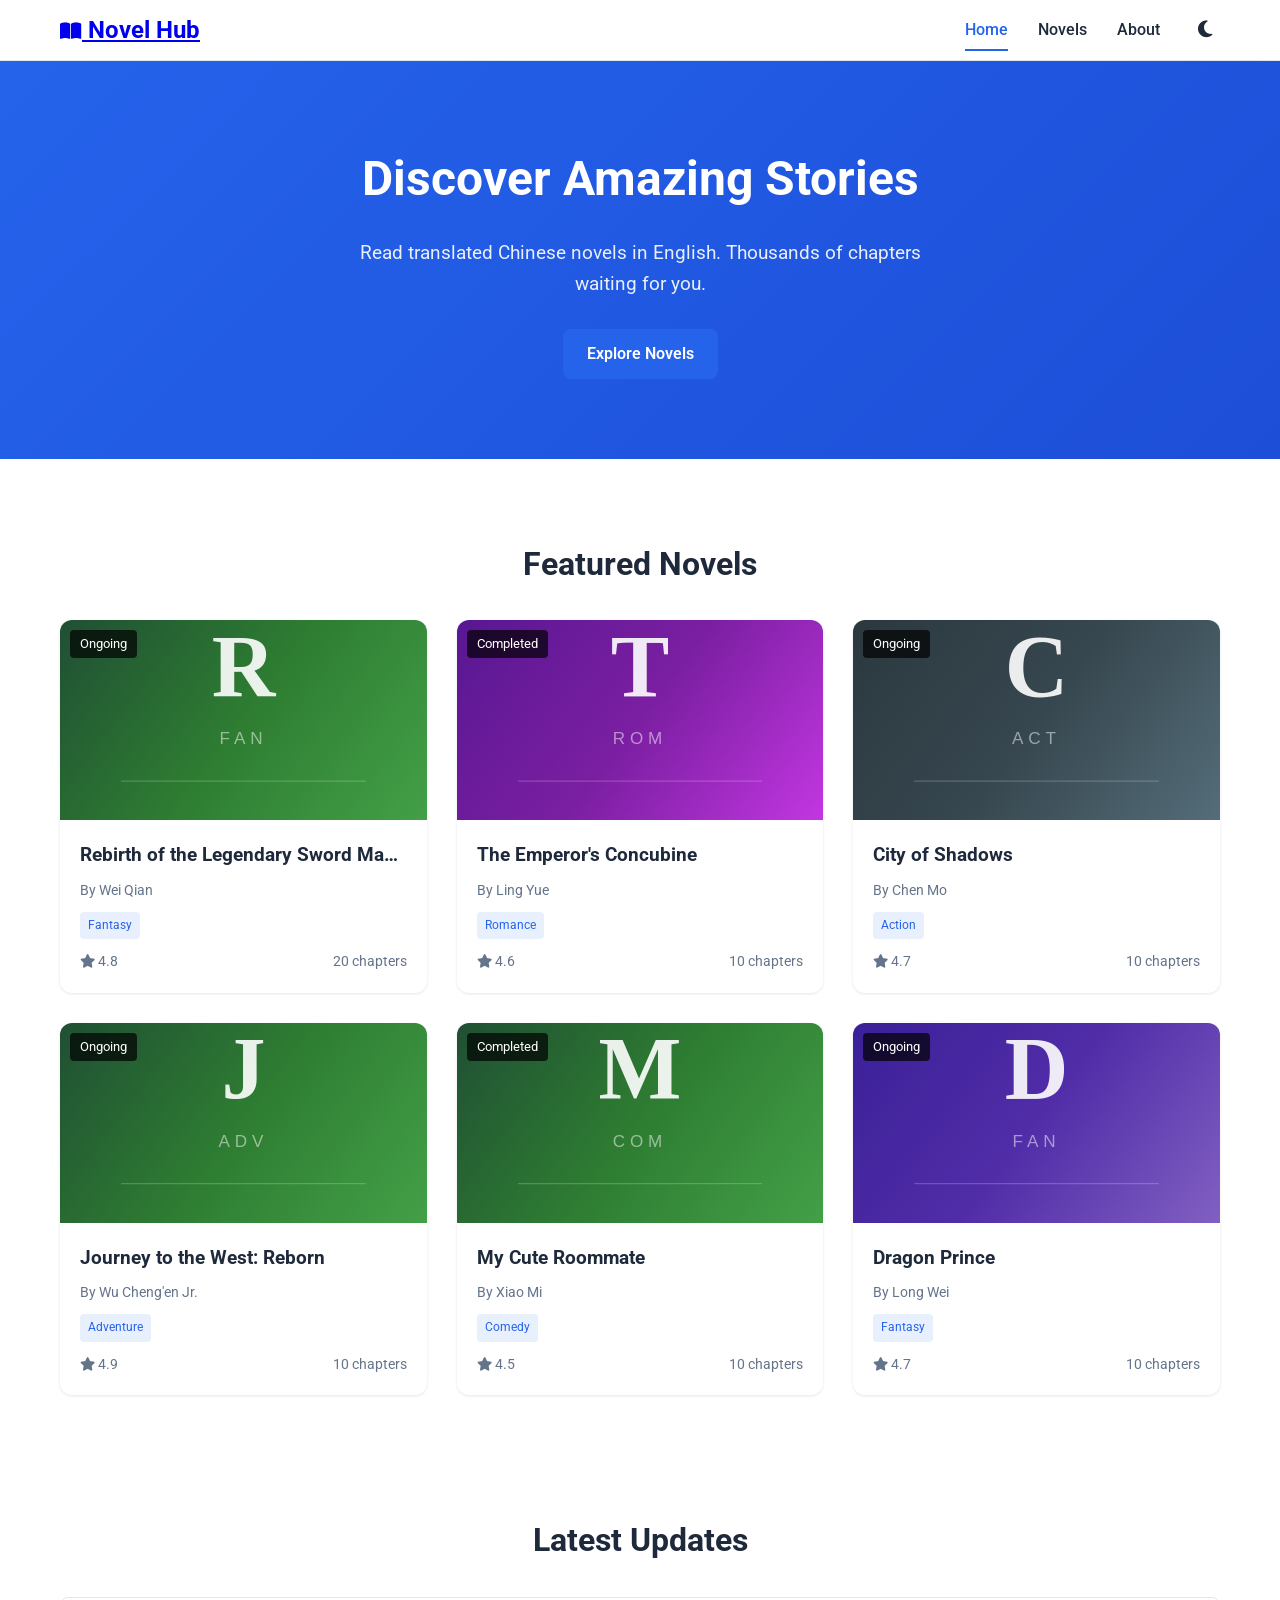
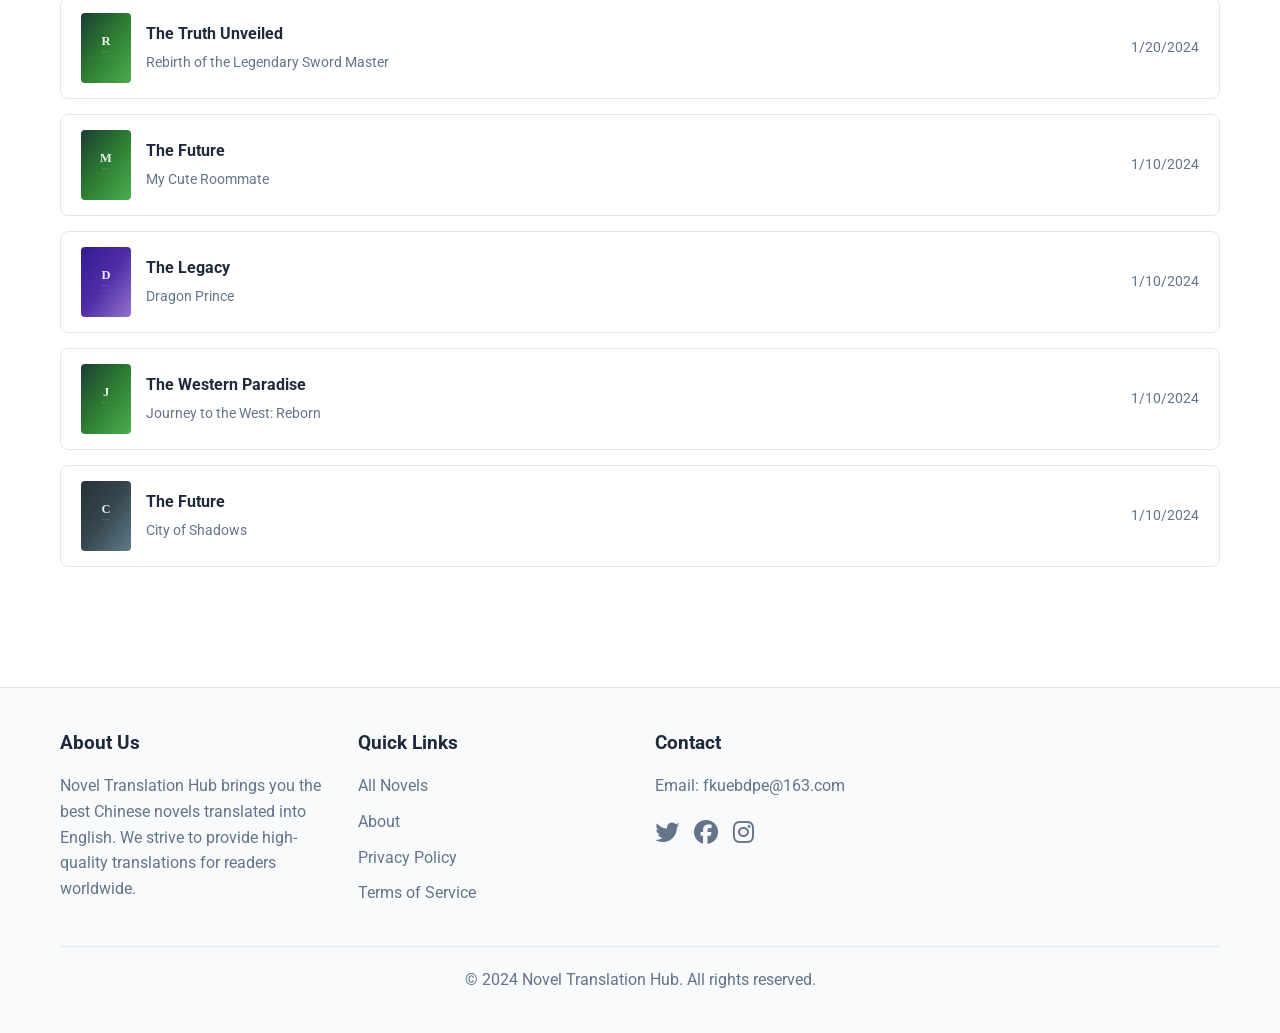
<file: index.html>
<!DOCTYPE html>
<html lang="en">
<head>
    <meta charset="UTF-8">
    <meta name="viewport" content="width=device-width, initial-scale=1.0">
    <meta name="description" content="Read translated Chinese novels in English. A collection of English translations of popular Chinese web novels.">
    <meta name="keywords" content="English novels, translated novels, Chinese novels, web novels, light novels, reading, fiction">
    <meta name="author" content="Novel Translation Hub">
    <meta name="theme-color" content="#1a1a2e">
    <link rel="canonical" href="https://yourdomain.com/">
    <title>Novel Translation Hub - Read Translated Chinese Novels in English</title>
    <link rel="stylesheet" href="assets/css/style.css">
    <link rel="preload" href="https://fonts.googleapis.com/css2?family=Noto+Serif+SC:wght@400;600;700&family=Roboto:wght@300;400;500;700&display=swap" as="style" onload="this.onload=null;this.rel='stylesheet'">
    <noscript><link rel="stylesheet" href="https://fonts.googleapis.com/css2?family=Noto+Serif+SC:wght@400;600;700&family=Roboto:wght@300;400;500;700&display=swap"></noscript>
    <link rel="preload" href="https://cdnjs.cloudflare.com/ajax/libs/font-awesome/6.4.0/css/all.min.css" as="style" onload="this.onload=null;this.rel='stylesheet'">
    <noscript><link rel="stylesheet" href="https://cdnjs.cloudflare.com/ajax/libs/font-awesome/6.4.0/css/all.min.css"></noscript>
    <script>
        // Detect local file:// protocol - skip external scripts to prevent browser hang
        var isLocal = window.location.protocol === 'file:';
        if (!isLocal) {
            document.write('<script async src="https://www.googletagmanager.com/gtag/js?id=YOUR-GA-ID"><\/script>');
            document.write('<script async src="https://pagead2.googlesyndication.com/pagead/js/adsbygoogle.js?client=ca-pub-5387839826697987" crossorigin="anonymous"><\/script>');
        }
    </script>
    <script>
        window.dataLayer = window.dataLayer || [];
        function gtag(){dataLayer.push(arguments);}
        gtag('js', new Date());
        gtag('config', 'YOUR-GA-ID');
    </script>
</head>
<body>
    <div id="app">
        <header id="header">
            <nav class="navbar">
                <div class="nav-container">
                    <div class="nav-logo">
                        <a href="index.html"><i class="fas fa-book-open"></i> Novel Hub</a>
                    </div>
                    <div class="nav-menu" id="navMenu">
                        <a href="index.html" class="nav-link active">Home</a>
                        <a href="novels.html" class="nav-link">Novels</a>
                        <a href="about.html" class="nav-link">About</a>
                        <button class="theme-toggle" id="themeToggle" aria-label="Toggle dark mode">
                            <i class="fas fa-moon"></i>
                        </button>
                    </div>
                    <button class="nav-toggle" id="navToggle" aria-label="Toggle navigation">
                        <i class="fas fa-bars"></i>
                    </button>
                </div>
            </nav>
        </header>

        <main>
            <section class="hero">
                <div class="hero-content">
                    <h1>Discover Amazing Stories</h1>
                    <p>Read translated Chinese novels in English. Thousands of chapters waiting for you.</p>
                    <a href="novels.html" class="btn btn-primary">Explore Novels</a>
                </div>
            </section>

            <div class="ad-container ad-top">
                <ins class="adsbygoogle"
                     style="display:block"
                     data-ad-client="ca-pub-5387839826697987"
                     data-ad-slot="REPLACE_WITH_AD_SLOT_TOP"
                     data-ad-format="auto"
                     data-full-width-responsive="true"></ins>
                <script>
                     if (window.location.protocol !== 'file:') {
                         try { (adsbygoogle = window.adsbygoogle || []).push({}); } catch(e) {}
                     }
                </script>
            </div>

            <section class="featured">
                <div class="container">
                    <h2 class="section-title">Featured Novels</h2>
                    <div class="novel-grid" id="featuredNovels">
                    </div>
                </div>
            </section>

            <div class="ad-container ad-middle">
                <ins class="adsbygoogle"
                     style="display:block"
                     data-ad-client="ca-pub-5387839826697987"
                     data-ad-slot="REPLACE_WITH_AD_SLOT_MIDDLE"
                     data-ad-format="auto"
                     data-full-width-responsive="true"></ins>
                <script>
                     if (window.location.protocol !== 'file:') {
                         try { (adsbygoogle = window.adsbygoogle || []).push({}); } catch(e) {}
                     }
                </script>
            </div>

            <section class="latest">
                <div class="container">
                    <h2 class="section-title">Latest Updates</h2>
                    <div class="chapter-list" id="latestChapters">
                    </div>
                </div>
            </section>

            <div class="ad-container ad-bottom">
                <ins class="adsbygoogle"
                     style="display:block"
                     data-ad-client="ca-pub-5387839826697987"
                     data-ad-slot="REPLACE_WITH_AD_SLOT_BOTTOM"
                     data-ad-format="auto"
                     data-full-width-responsive="true"></ins>
                <script>
                     if (window.location.protocol !== 'file:') {
                         try { (adsbygoogle = window.adsbygoogle || []).push({}); } catch(e) {}
                     }
                </script>
            </div>
        </main>

        <footer id="footer">
            <div class="container">
                <div class="footer-content">
                    <div class="footer-section">
                        <h3>About Us</h3>
                        <p>Novel Translation Hub brings you the best Chinese novels translated into English. We strive to provide high-quality translations for readers worldwide.</p>
                    </div>
                    <div class="footer-section">
                        <h3>Quick Links</h3>
                        <ul>
                            <li><a href="novels.html">All Novels</a></li>
                            <li><a href="about.html">About</a></li>
                            <li><a href="#">Privacy Policy</a></li>
                            <li><a href="#">Terms of Service</a></li>
                        </ul>
                    </div>
                    <div class="footer-section">
                        <h3>Contact</h3>
                        <p>Email: fkuebdpe@163.com</p>
                        <div class="social-links">
                            <a href="#"><i class="fab fa-twitter"></i></a>
                            <a href="#"><i class="fab fa-facebook"></i></a>
                            <a href="#"><i class="fab fa-instagram"></i></a>
                        </div>
                    </div>
                </div>
                <div class="footer-bottom">
                    <p>&copy; 2024 Novel Translation Hub. All rights reserved.</p>
                </div>
            </div>
        </footer>
    </div>

    <script src="assets/js/data-lite.js"></script>
    <script src="assets/js/app.js"></script>
</body>
</html>
</file>
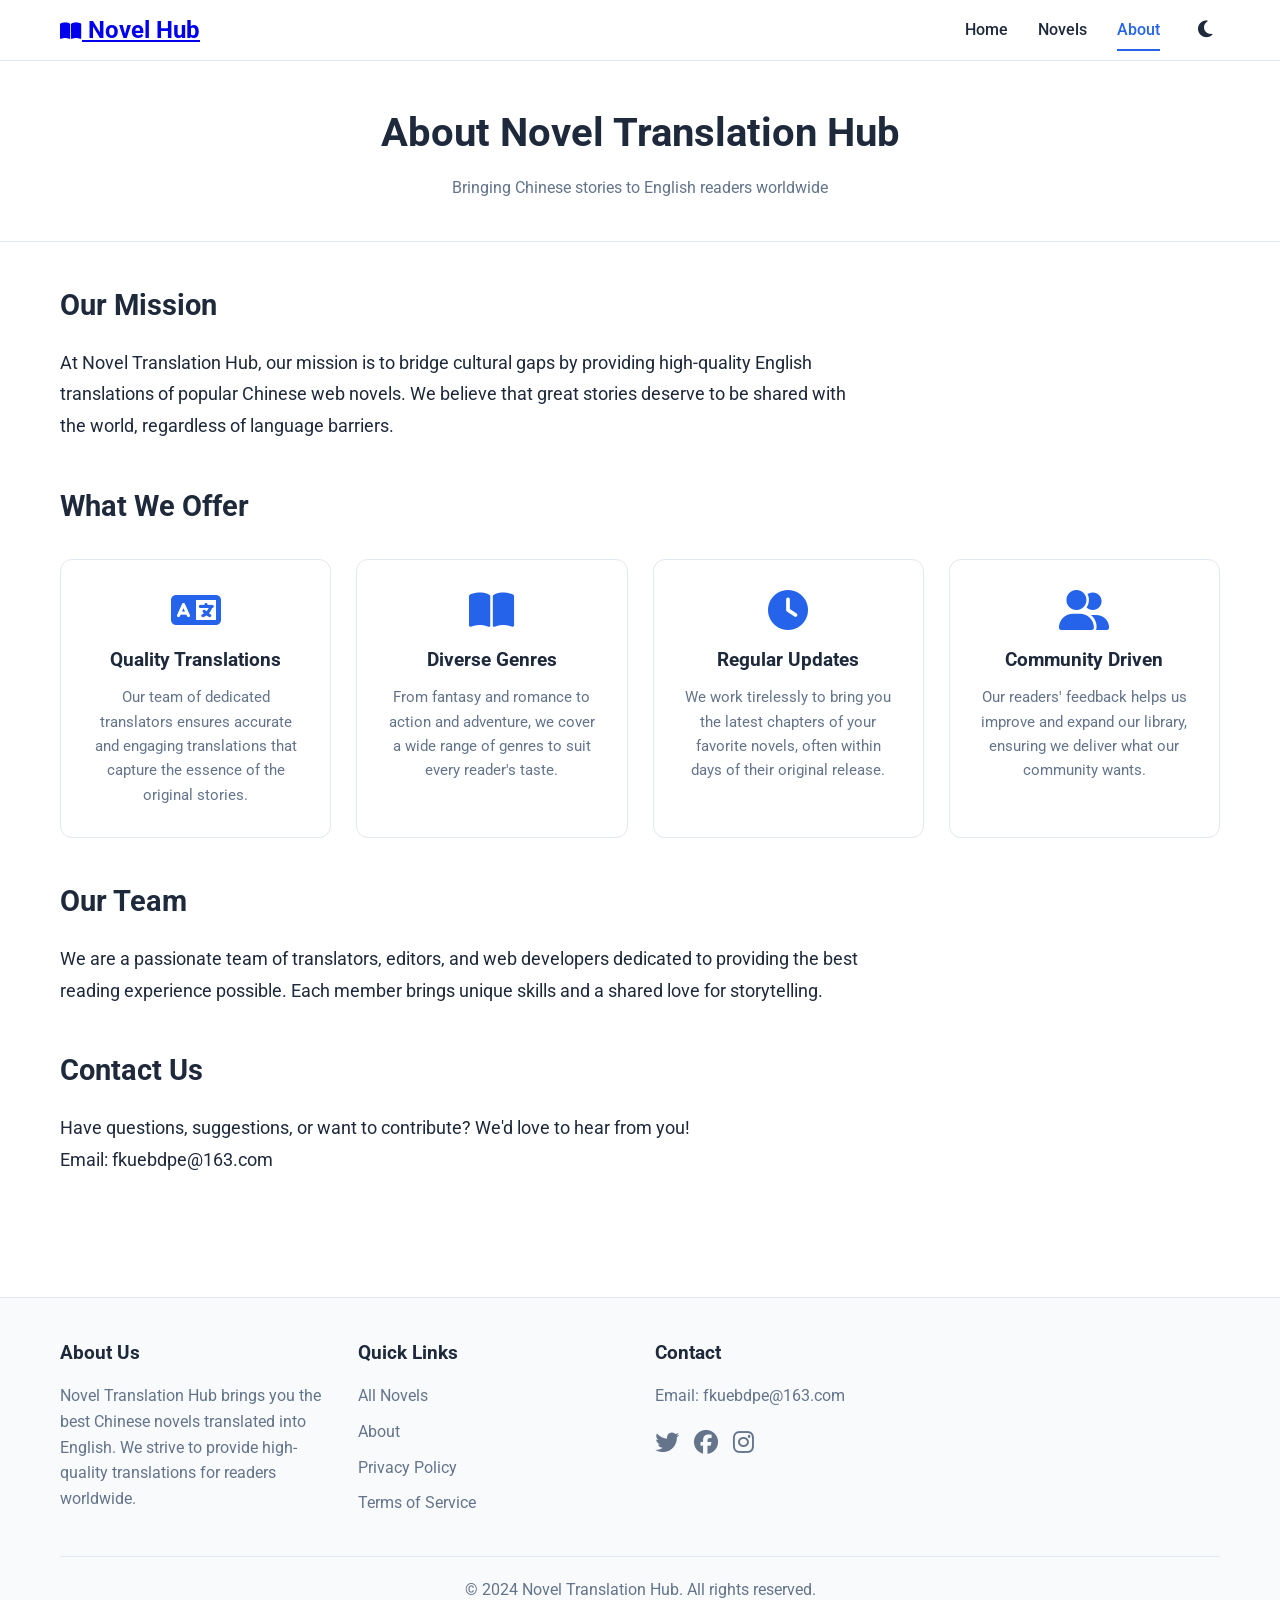
<file: about.html>
<!DOCTYPE html>
<html lang="en">
<head>
    <meta charset="UTF-8">
    <meta name="viewport" content="width=device-width, initial-scale=1.0">
    <meta name="description" content="About Novel Translation Hub - Your source for English translations of Chinese novels">
    <meta name="keywords" content="about, novel translation, Chinese novels, English translations">
    <title>About Us - Novel Translation Hub</title>
    <link rel="stylesheet" href="assets/css/style.css">
    <link rel="preload" href="https://fonts.googleapis.com/css2?family=Noto+Serif+SC:wght@400;600;700&family=Roboto:wght@300;400;500;700&display=swap" as="style" onload="this.onload=null;this.rel='stylesheet'">
    <noscript><link rel="stylesheet" href="https://fonts.googleapis.com/css2?family=Noto+Serif+SC:wght@400;600;700&family=Roboto:wght@300;400;500;700&display=swap"></noscript>
    <link rel="preload" href="https://cdnjs.cloudflare.com/ajax/libs/font-awesome/6.4.0/css/all.min.css" as="style" onload="this.onload=null;this.rel='stylesheet'">
    <noscript><link rel="stylesheet" href="https://cdnjs.cloudflare.com/ajax/libs/font-awesome/6.4.0/css/all.min.css"></noscript>
    <script>
        var isLocal = window.location.protocol === 'file:';
        if (!isLocal) {
            document.write('<script async src="https://pagead2.googlesyndication.com/pagead/js/adsbygoogle.js?client=ca-pub-5387839826697987" crossorigin="anonymous"><\/script>');
        }
    </script>
</head>
<body>
    <div id="app">
        <header id="header">
            <nav class="navbar">
                <div class="nav-container">
                    <div class="nav-logo">
                        <a href="index.html"><i class="fas fa-book-open"></i> Novel Hub</a>
                    </div>
                    <div class="nav-menu" id="navMenu">
                        <a href="index.html" class="nav-link">Home</a>
                        <a href="novels.html" class="nav-link">Novels</a>
                        <a href="about.html" class="nav-link active">About</a>
                        <button class="theme-toggle" id="themeToggle" aria-label="Toggle dark mode">
                            <i class="fas fa-moon"></i>
                        </button>
                    </div>
                    <button class="nav-toggle" id="navToggle" aria-label="Toggle navigation">
                        <i class="fas fa-bars"></i>
                    </button>
                </div>
            </nav>
        </header>

        <main>
            <section class="page-header">
                <div class="container">
                    <h1>About Novel Translation Hub</h1>
                    <p>Bringing Chinese stories to English readers worldwide</p>
                </div>
            </section>

            <section class="about-content">
                <div class="container">
                    <div class="about-section">
                        <h2>Our Mission</h2>
                        <p>At Novel Translation Hub, our mission is to bridge cultural gaps by providing high-quality English translations of popular Chinese web novels. We believe that great stories deserve to be shared with the world, regardless of language barriers.</p>
                    </div>

                    <div class="about-section">
                        <h2>What We Offer</h2>
                        <div class="features-grid">
                            <div class="feature-item">
                                <i class="fas fa-language"></i>
                                <h3>Quality Translations</h3>
                                <p>Our team of dedicated translators ensures accurate and engaging translations that capture the essence of the original stories.</p>
                            </div>
                            <div class="feature-item">
                                <i class="fas fa-book-open"></i>
                                <h3>Diverse Genres</h3>
                                <p>From fantasy and romance to action and adventure, we cover a wide range of genres to suit every reader's taste.</p>
                            </div>
                            <div class="feature-item">
                                <i class="fas fa-clock"></i>
                                <h3>Regular Updates</h3>
                                <p>We work tirelessly to bring you the latest chapters of your favorite novels, often within days of their original release.</p>
                            </div>
                            <div class="feature-item">
                                <i class="fas fa-user-friends"></i>
                                <h3>Community Driven</h3>
                                <p>Our readers' feedback helps us improve and expand our library, ensuring we deliver what our community wants.</p>
                            </div>
                        </div>
                    </div>

                    <div class="about-section">
                        <h2>Our Team</h2>
                        <p>We are a passionate team of translators, editors, and web developers dedicated to providing the best reading experience possible. Each member brings unique skills and a shared love for storytelling.</p>
                    </div>

                    <div class="about-section">
                        <h2>Contact Us</h2>
                        <p>Have questions, suggestions, or want to contribute? We'd love to hear from you!</p>
                        <p>Email: fkuebdpe@163.com</p>
                    </div>
                </div>
            </section>
        </main>

        <footer id="footer">
            <div class="container">
                <div class="footer-content">
                    <div class="footer-section">
                        <h3>About Us</h3>
                        <p>Novel Translation Hub brings you the best Chinese novels translated into English. We strive to provide high-quality translations for readers worldwide.</p>
                    </div>
                    <div class="footer-section">
                        <h3>Quick Links</h3>
                        <ul>
                            <li><a href="novels.html">All Novels</a></li>
                            <li><a href="about.html">About</a></li>
                            <li><a href="#">Privacy Policy</a></li>
                            <li><a href="#">Terms of Service</a></li>
                        </ul>
                    </div>
                    <div class="footer-section">
                        <h3>Contact</h3>
                        <p>Email: fkuebdpe@163.com</p>
                        <div class="social-links">
                            <a href="#"><i class="fab fa-twitter"></i></a>
                            <a href="#"><i class="fab fa-facebook"></i></a>
                            <a href="#"><i class="fab fa-instagram"></i></a>
                        </div>
                    </div>
                </div>
                <div class="footer-bottom">
                    <p>&copy; 2024 Novel Translation Hub. All rights reserved.</p>
                </div>
            </div>
        </footer>
    </div>

    <script src="assets/js/data-lite.js"></script>
    <script src="assets/js/app.js"></script>
</body>
</html>
</file>
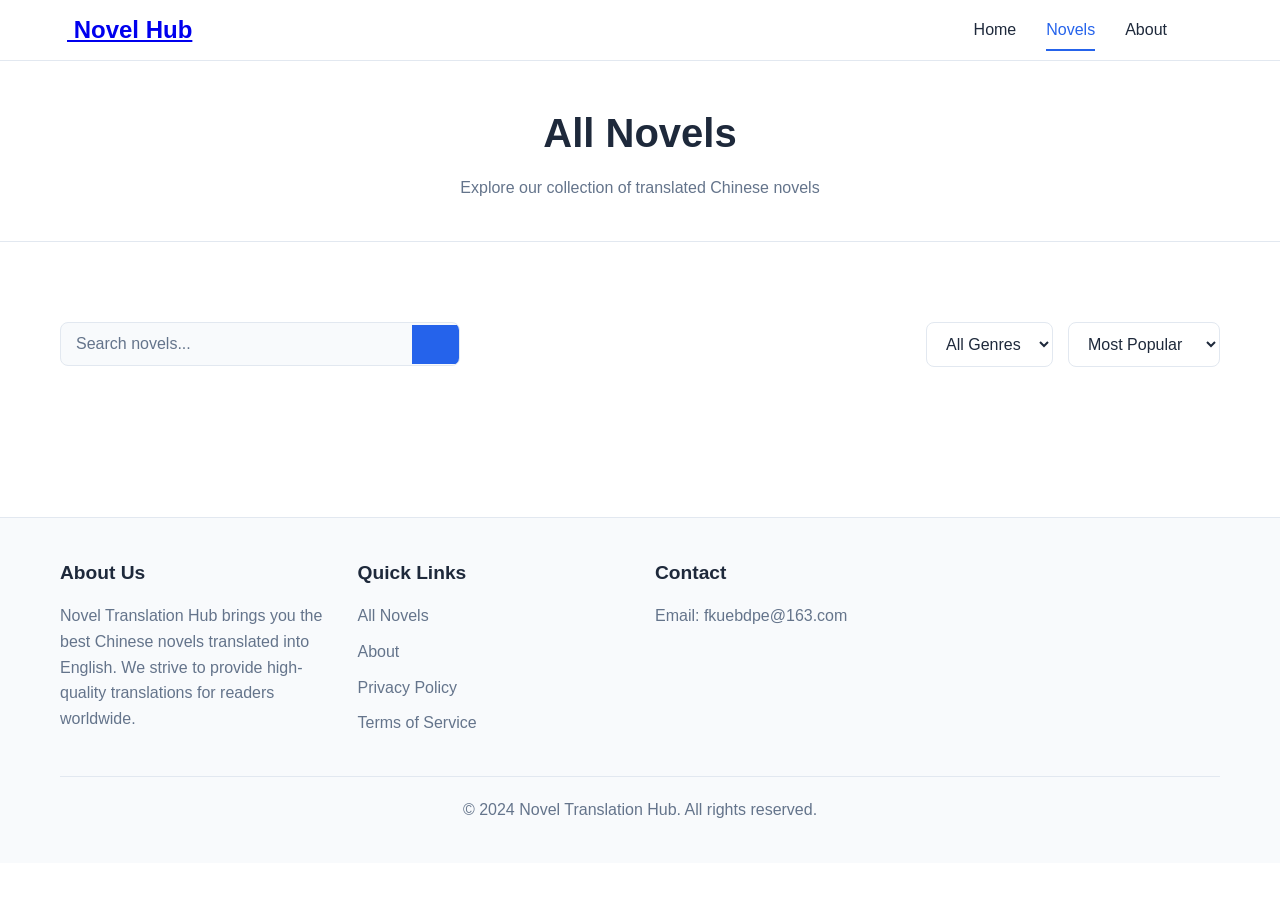
<file: novel.html>
<!DOCTYPE html>
<html lang="en">
<head>
    <meta charset="UTF-8">
    <meta name="viewport" content="width=device-width, initial-scale=1.0">
    <meta name="description" content="Read {novel_title} - A translated Chinese novel in English">
    <meta name="keywords" content="English novel, translated, reading, fiction">
    <title>{novel_title} - Novel Translation Hub</title>
    <link rel="stylesheet" href="assets/css/style.css">
    <link rel="preload" href="https://fonts.googleapis.com/css2?family=Noto+Serif+SC:wght@400;600;700&family=Roboto:wght@300;400;500;700&display=swap" as="style" onload="this.onload=null;this.rel='stylesheet'">
    <noscript><link rel="stylesheet" href="https://fonts.googleapis.com/css2?family=Noto+Serif+SC:wght@400;600;700&family=Roboto:wght@300;400;500;700&display=swap"></noscript>
    <link rel="preload" href="https://cdnjs.cloudflare.com/ajax/libs/font-awesome/6.4.0/css/all.min.css" as="style" onload="this.onload=null;this.rel='stylesheet'">
    <noscript><link rel="stylesheet" href="https://cdnjs.cloudflare.com/ajax/libs/font-awesome/6.4.0/css/all.min.css"></noscript>
    <script>
        var isLocal = window.location.protocol === 'file:';
        if (!isLocal) {
            document.write('<script async src="https://pagead2.googlesyndication.com/pagead/js/adsbygoogle.js?client=ca-pub-5387839826697987" crossorigin="anonymous"><\/script>');
        }
    </script>
</head>
<body>
    <div id="app">
        <header id="header">
            <nav class="navbar">
                <div class="nav-container">
                    <div class="nav-logo">
                        <a href="index.html"><i class="fas fa-book-open"></i> Novel Hub</a>
                    </div>
                    <div class="nav-menu" id="navMenu">
                        <a href="index.html" class="nav-link">Home</a>
                        <a href="novels.html" class="nav-link">Novels</a>
                        <a href="about.html" class="nav-link">About</a>
                        <button class="theme-toggle" id="themeToggle" aria-label="Toggle dark mode">
                            <i class="fas fa-moon"></i>
                        </button>
                    </div>
                    <button class="nav-toggle" id="navToggle" aria-label="Toggle navigation">
                        <i class="fas fa-bars"></i>
                    </button>
                </div>
            </nav>
        </header>

        <main>
            <div class="ad-container ad-top">
                <ins class="adsbygoogle"
                     style="display:block"
                     data-ad-client="ca-pub-5387839826697987"
                     data-ad-slot="REPLACE_WITH_AD_SLOT_DETAIL_TOP"
                     data-ad-format="auto"
                     data-full-width-responsive="true"></ins>
                <script>
                     if (window.location.protocol !== 'file:') {
                         try { (adsbygoogle = window.adsbygoogle || []).push({}); } catch(e) {}
                     }
                </script>
            </div>

            <section class="novel-detail" id="novelDetail">
                <div class="container">
                    <div class="novel-info">
                        <div class="novel-cover">
                            <img id="novelCover" src="" alt="Novel Cover">
                        </div>
                        <div class="novel-meta">
                            <h1 id="novelTitle"></h1>
                            <div class="novel-author">By <span id="novelAuthor"></span></div>
                            <div class="novel-tags">
                                <span id="novelGenre"></span>
                                <span id="novelStatus"></span>
                            </div>
                            <div class="novel-stats">
                                <div class="stat-item">
                                    <i class="fas fa-eye"></i>
                                    <span id="novelViews"></span>
                                </div>
                                <div class="stat-item">
                                    <i class="fas fa-star"></i>
                                    <span id="novelRating"></span>
                                </div>
                                <div class="stat-item">
                                    <i class="fas fa-book-open"></i>
                                    <span id="novelChapters"></span>
                                </div>
                            </div>
                            <p id="novelDescription"></p>
                            <div class="novel-actions">
                                <a href="#" id="readNowBtn" class="btn btn-primary">Read Now</a>
                                <button class="btn btn-secondary" id="addToFavorites">
                                    <i class="far fa-heart"></i> Add to Favorites
                                </button>
                            </div>
                        </div>
                    </div>
                </div>
            </section>

            <div class="ad-container ad-middle">
                <ins class="adsbygoogle"
                     style="display:block"
                     data-ad-client="ca-pub-5387839826697987"
                     data-ad-slot="REPLACE_WITH_AD_SLOT_DETAIL_MIDDLE"
                     data-ad-format="auto"
                     data-full-width-responsive="true"></ins>
                <script>
                     if (window.location.protocol !== 'file:') {
                         try { (adsbygoogle = window.adsbygoogle || []).push({}); } catch(e) {}
                     }
                </script>
            </div>

            <section class="chapters-list">
                <div class="container">
                    <h2 class="section-title">Chapters</h2>
                    <div class="chapters-content">
                        <div class="chapter-nav">
                            <button id="prevChapterBtn" class="btn btn-secondary">
                                <i class="fas fa-chevron-left"></i> Previous
                            </button>
                            <button id="nextChapterBtn" class="btn btn-primary">
                                Next <i class="fas fa-chevron-right"></i>
                            </button>
                        </div>
                        <div class="chapter-filter">
                            <select id="chapterRange">
                                <option value="all">All Chapters</option>
                                <option value="1-50">Chapter 1-50</option>
                                <option value="51-100">Chapter 51-100</option>
                                <option value="latest">Latest 20 Chapters</option>
                            </select>
                        </div>
                        <div class="chapter-items" id="chapterItems">
                        </div>
                    </div>
                </div>
            </section>

            <div class="ad-container ad-bottom">
                <ins class="adsbygoogle"
                     style="display:block"
                     data-ad-client="ca-pub-5387839826697987"
                     data-ad-slot="REPLACE_WITH_AD_SLOT_DETAIL_BOTTOM"
                     data-ad-format="auto"
                     data-full-width-responsive="true"></ins>
                <script>
                     if (window.location.protocol !== 'file:') {
                         try { (adsbygoogle = window.adsbygoogle || []).push({}); } catch(e) {}
                     }
                </script>
            </div>
        </main>

        <footer id="footer">
            <div class="container">
                <div class="footer-content">
                    <div class="footer-section">
                        <h3>About Us</h3>
                        <p>Novel Translation Hub brings you the best Chinese novels translated into English. We strive to provide high-quality translations for readers worldwide.</p>
                    </div>
                    <div class="footer-section">
                        <h3>Quick Links</h3>
                        <ul>
                            <li><a href="novels.html">All Novels</a></li>
                            <li><a href="about.html">About</a></li>
                            <li><a href="#">Privacy Policy</a></li>
                            <li><a href="#">Terms of Service</a></li>
                        </ul>
                    </div>
                    <div class="footer-section">
                        <h3>Contact</h3>
                        <p>Email: fkuebdpe@163.com</p>
                        <div class="social-links">
                            <a href="#"><i class="fab fa-twitter"></i></a>
                            <a href="#"><i class="fab fa-facebook"></i></a>
                            <a href="#"><i class="fab fa-instagram"></i></a>
                        </div>
                    </div>
                </div>
                <div class="footer-bottom">
                    <p>&copy; 2024 Novel Translation Hub. All rights reserved.</p>
                </div>
            </div>
        </footer>
    </div>

    <script src="assets/js/data-lite.js"></script>
    <script src="assets/js/app.js"></script>
</body>
</html>
</file>
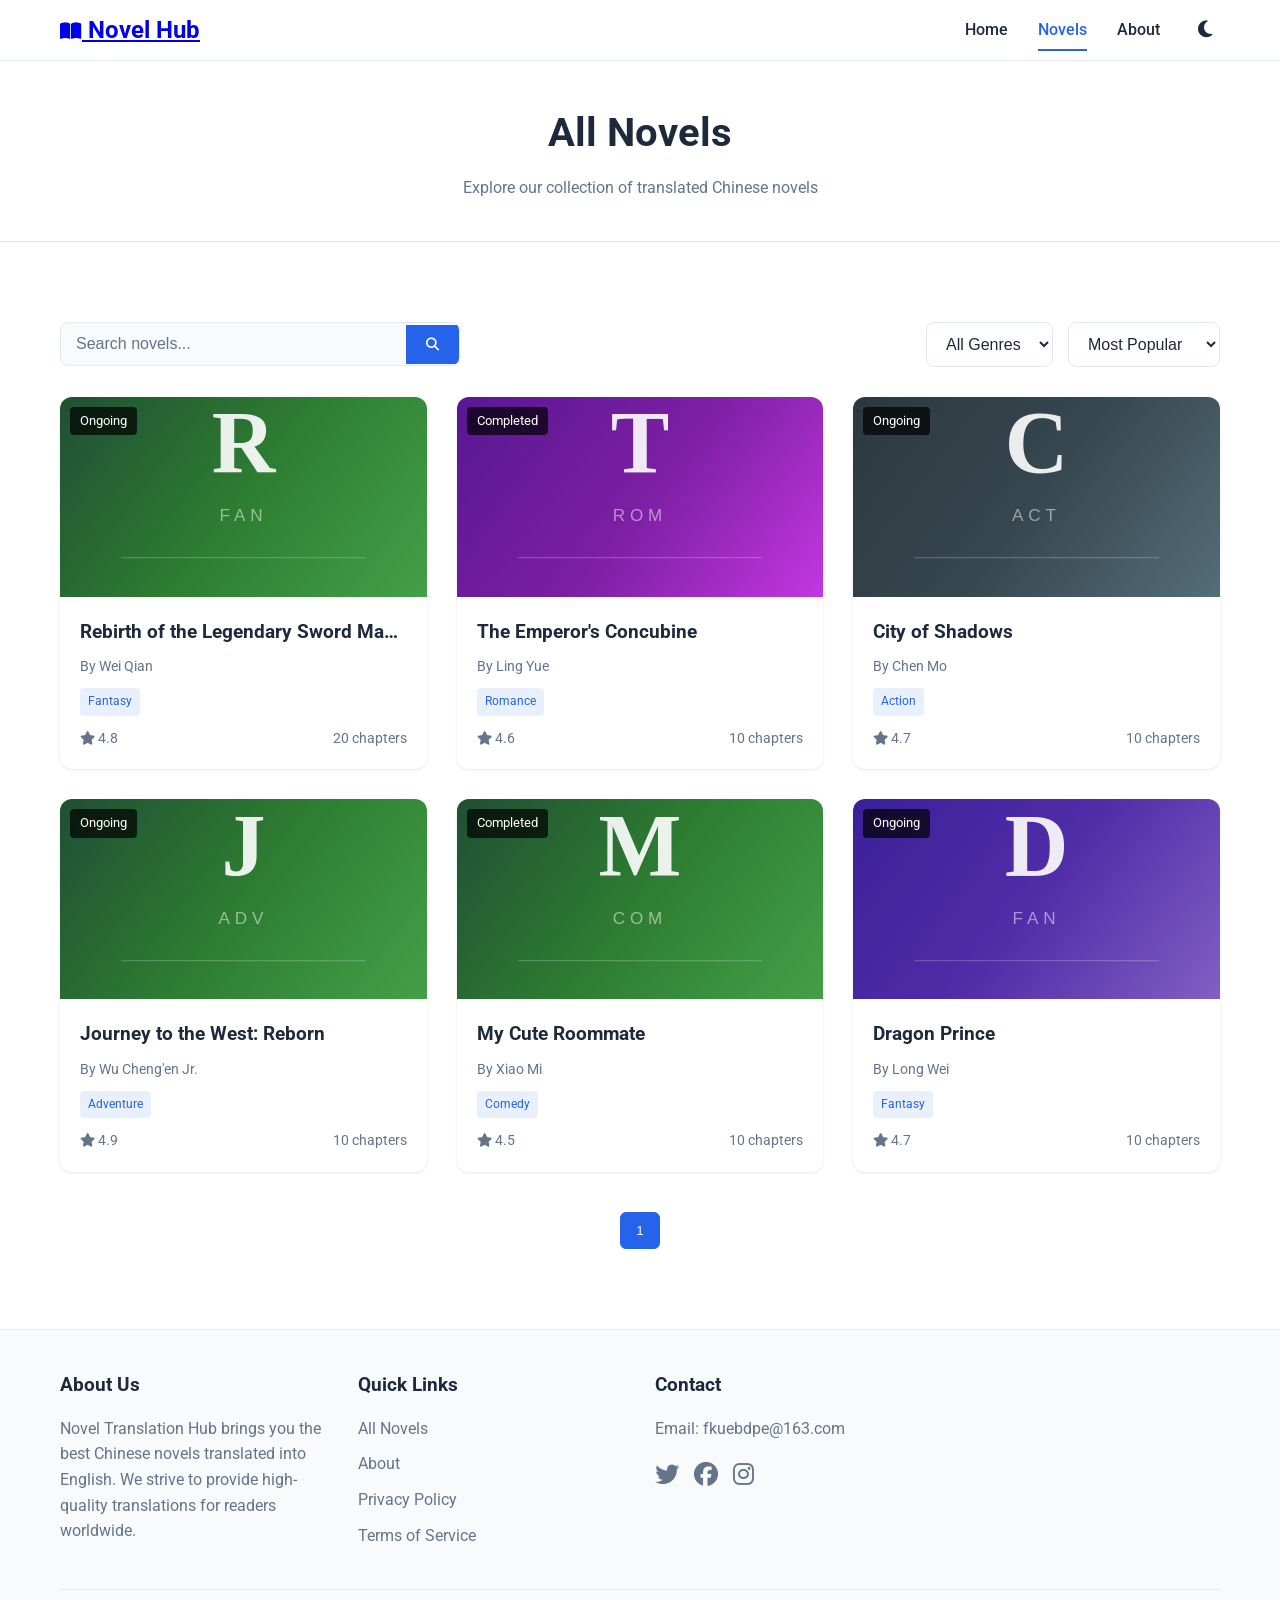
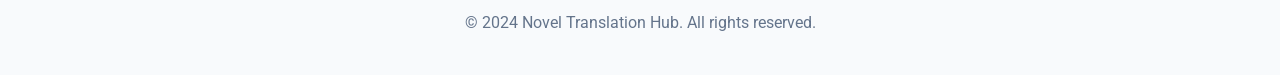
<file: novels.html>
<!DOCTYPE html>
<html lang="en">
<head>
    <meta charset="UTF-8">
    <meta name="viewport" content="width=device-width, initial-scale=1.0">
    <meta name="description" content="Browse all translated novels. A comprehensive list of English translations of Chinese web novels.">
    <meta name="keywords" content="English novels, translated novels, Chinese novels, web novels, reading, fiction">
    <title>All Novels - Novel Translation Hub</title>
    <link rel="stylesheet" href="assets/css/style.css">
    <link rel="preload" href="https://fonts.googleapis.com/css2?family=Noto+Serif+SC:wght@400;600;700&family=Roboto:wght@300;400;500;700&display=swap" as="style" onload="this.onload=null;this.rel='stylesheet'">
    <noscript><link rel="stylesheet" href="https://fonts.googleapis.com/css2?family=Noto+Serif+SC:wght@400;600;700&family=Roboto:wght@300;400;500;700&display=swap"></noscript>
    <link rel="preload" href="https://cdnjs.cloudflare.com/ajax/libs/font-awesome/6.4.0/css/all.min.css" as="style" onload="this.onload=null;this.rel='stylesheet'">
    <noscript><link rel="stylesheet" href="https://cdnjs.cloudflare.com/ajax/libs/font-awesome/6.4.0/css/all.min.css"></noscript>
    <script>
        var isLocal = window.location.protocol === 'file:';
        if (!isLocal) {
            document.write('<script async src="https://pagead2.googlesyndication.com/pagead/js/adsbygoogle.js?client=ca-pub-5387839826697987" crossorigin="anonymous"><\/script>');
        }
    </script>
</head>
<body>
    <div id="app">
        <header id="header">
            <nav class="navbar">
                <div class="nav-container">
                    <div class="nav-logo">
                        <a href="index.html"><i class="fas fa-book-open"></i> Novel Hub</a>
                    </div>
                    <div class="nav-menu" id="navMenu">
                        <a href="index.html" class="nav-link">Home</a>
                        <a href="novels.html" class="nav-link active">Novels</a>
                        <a href="about.html" class="nav-link">About</a>
                        <button class="theme-toggle" id="themeToggle" aria-label="Toggle dark mode">
                            <i class="fas fa-moon"></i>
                        </button>
                    </div>
                    <button class="nav-toggle" id="navToggle" aria-label="Toggle navigation">
                        <i class="fas fa-bars"></i>
                    </button>
                </div>
            </nav>
        </header>

        <main>
            <section class="page-header">
                <div class="container">
                    <h1>All Novels</h1>
                    <p>Explore our collection of translated Chinese novels</p>
                </div>
            </section>

            <div class="ad-container ad-top">
                <ins class="adsbygoogle"
                     style="display:block"
                     data-ad-client="ca-pub-5387839826697987"
                     data-ad-slot="REPLACE_WITH_AD_SLOT_NOVELS_TOP"
                     data-ad-format="auto"
                     data-full-width-responsive="true"></ins>
                <script>
                     if (window.location.protocol !== 'file:') {
                         try { (adsbygoogle = window.adsbygoogle || []).push({}); } catch(e) {}
                     }
                </script>
            </div>

            <section class="novels-list">
                <div class="container">
                    <div class="filter-bar">
                        <div class="search-box">
                            <input type="text" id="searchInput" placeholder="Search novels...">
                            <button id="searchBtn"><i class="fas fa-search"></i></button>
                        </div>
                        <div class="filter-options">
                            <select id="genreFilter">
                                <option value="all">All Genres</option>
                                <option value="fantasy">Fantasy</option>
                                <option value="romance">Romance</option>
                                <option value="action">Action</option>
                                <option value="adventure">Adventure</option>
                                <option value="comedy">Comedy</option>
                            </select>
                            <select id="sortBy">
                                <option value="popular">Most Popular</option>
                                <option value="latest">Latest Update</option>
                                <option value="name">A-Z</option>
                            </select>
                        </div>
                    </div>

                    <div class="novel-grid" id="novelsGrid">
                    </div>

                    <div class="pagination" id="pagination">
                    </div>
                </div>
            </section>

            <div class="ad-container ad-bottom">
                <ins class="adsbygoogle"
                     style="display:block"
                     data-ad-client="ca-pub-5387839826697987"
                     data-ad-slot="REPLACE_WITH_AD_SLOT_NOVELS_BOTTOM"
                     data-ad-format="auto"
                     data-full-width-responsive="true"></ins>
                <script>
                     if (window.location.protocol !== 'file:') {
                         try { (adsbygoogle = window.adsbygoogle || []).push({}); } catch(e) {}
                     }
                </script>
            </div>
        </main>

        <footer id="footer">
            <div class="container">
                <div class="footer-content">
                    <div class="footer-section">
                        <h3>About Us</h3>
                        <p>Novel Translation Hub brings you the best Chinese novels translated into English. We strive to provide high-quality translations for readers worldwide.</p>
                    </div>
                    <div class="footer-section">
                        <h3>Quick Links</h3>
                        <ul>
                            <li><a href="novels.html">All Novels</a></li>
                            <li><a href="about.html">About</a></li>
                            <li><a href="#">Privacy Policy</a></li>
                            <li><a href="#">Terms of Service</a></li>
                        </ul>
                    </div>
                    <div class="footer-section">
                        <h3>Contact</h3>
                        <p>Email: fkuebdpe@163.com</p>
                        <div class="social-links">
                            <a href="#"><i class="fab fa-twitter"></i></a>
                            <a href="#"><i class="fab fa-facebook"></i></a>
                            <a href="#"><i class="fab fa-instagram"></i></a>
                        </div>
                    </div>
                </div>
                <div class="footer-bottom">
                    <p>&copy; 2024 Novel Translation Hub. All rights reserved.</p>
                </div>
            </div>
        </footer>
    </div>

    <script src="assets/js/data-lite.js"></script>
    <script src="assets/js/app.js"></script>
</body>
</html>
</file>
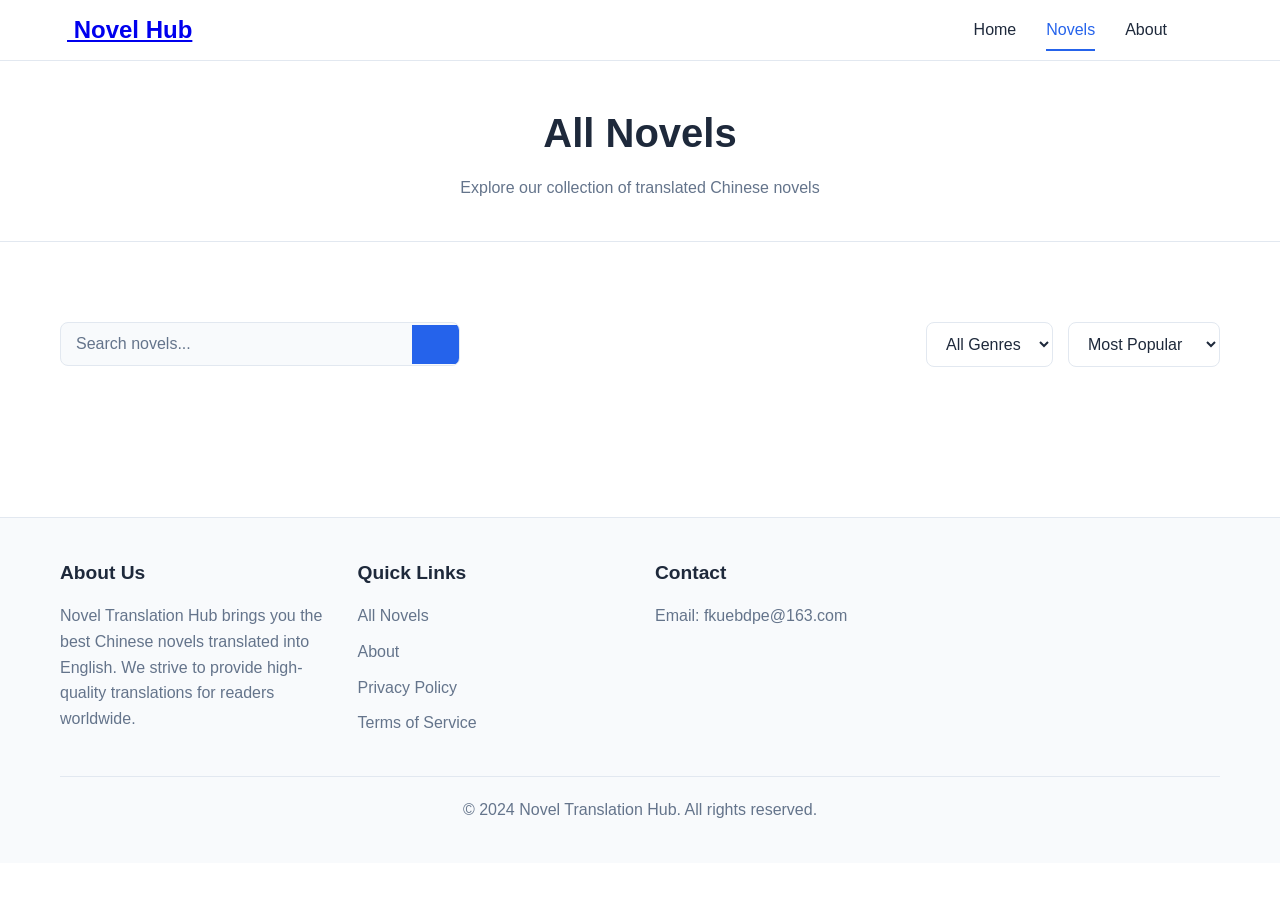
<file: read.html>
<!DOCTYPE html>
<html lang="en">
<head>
    <meta charset="UTF-8">
    <meta name="viewport" content="width=device-width, initial-scale=1.0">
    <meta name="description" content="Read {chapter_title} of {novel_title} - English translation">
    <meta name="keywords" content="reading, novel, chapter, translated">
    <title>{chapter_title} - {novel_title} - Novel Translation Hub</title>
    <link rel="stylesheet" href="assets/css/style.css">
    <link rel="preload" href="https://fonts.googleapis.com/css2?family=Noto+Serif+SC:wght@400;600;700&family=Roboto:wght@300;400;500;700&display=swap" as="style" onload="this.onload=null;this.rel='stylesheet'">
    <noscript><link rel="stylesheet" href="https://fonts.googleapis.com/css2?family=Noto+Serif+SC:wght@400;600;700&family=Roboto:wght@300;400;500;700&display=swap"></noscript>
    <link rel="preload" href="https://cdnjs.cloudflare.com/ajax/libs/font-awesome/6.4.0/css/all.min.css" as="style" onload="this.onload=null;this.rel='stylesheet'">
    <noscript><link rel="stylesheet" href="https://cdnjs.cloudflare.com/ajax/libs/font-awesome/6.4.0/css/all.min.css"></noscript>
    <script>
        var isLocal = window.location.protocol === 'file:';
        if (!isLocal) {
            document.write('<script async src="https://pagead2.googlesyndication.com/pagead/js/adsbygoogle.js?client=ca-pub-5387839826697987" crossorigin="anonymous"><\/script>');
        }
    </script>
</head>
<body class="reading-mode">
    <div id="app">
        <header id="header" class="reading-header">
            <nav class="navbar">
                <div class="nav-container">
                    <div class="nav-left">
                        <button id="backBtn" class="nav-btn" aria-label="Back to novel">
                            <i class="fas fa-arrow-left"></i>
                        </button>
                        <a href="index.html" class="nav-logo reading-logo">
                            <i class="fas fa-book-open"></i> Novel Hub
                        </a>
                    </div>
                    <div class="nav-center">
                        <span id="readingProgress"></span>
                    </div>
                    <div class="nav-right">
                        <button class="theme-toggle" id="themeToggle" aria-label="Toggle dark mode">
                            <i class="fas fa-moon"></i>
                        </button>
                        <button id="settingsBtn" class="nav-btn" aria-label="Reading settings">
                            <i class="fas fa-cog"></i>
                        </button>
                    </div>
                </div>
            </nav>
        </header>

        <main>
            <div class="ad-container ad-top">
                <ins class="adsbygoogle"
                     style="display:block"
                     data-ad-client="ca-pub-5387839826697987"
                     data-ad-slot="REPLACE_WITH_AD_SLOT_READ_TOP"
                     data-ad-format="auto"
                     data-full-width-responsive="true"></ins>
                <script>
                     if (window.location.protocol !== 'file:') {
                         try { (adsbygoogle = window.adsbygoogle || []).push({}); } catch(e) {}
                     }
                </script>
            </div>

            <section class="reading-content">
                <div class="container">
                    <div class="chapter-header">
                        <h1 id="chapterTitle"></h1>
                        <div class="chapter-meta">
                            <span id="novelName"></span>
                            <span class="divider">|</span>
                            <span id="chapterNumber"></span>
                        </div>
                    </div>

                    <div class="reading-toolbar">
                        <div class="toolbar-left">
                            <button id="fontSizeDecrease" class="toolbar-btn" aria-label="Decrease font size">
                                <i class="fas fa-font"></i> A-
                            </button>
                            <button id="fontSizeIncrease" class="toolbar-btn" aria-label="Increase font size">
                                <i class="fas fa-font"></i> A+
                            </button>
                            <select id="fontFamily">
                                <option value="serif">Serif</option>
                                <option value="sans-serif">Sans Serif</option>
                                <option value="monospace">Monospace</option>
                            </select>
                        </div>
                        <div class="toolbar-right">
                            <button id="bookmarkBtn" class="toolbar-btn" aria-label="Add bookmark">
                                <i class="far fa-bookmark"></i>
                            </button>
                            <button id="tableOfContentsBtn" class="toolbar-btn" aria-label="Table of contents">
                                <i class="fas fa-list"></i>
                            </button>
                        </div>
                    </div>

                    <div class="ad-container ad-chapter-top">
                        <ins class="adsbygoogle"
                             style="display:block"
                             data-ad-client="ca-pub-5387839826697987"
                             data-ad-slot="REPLACE_WITH_AD_SLOT_CHAPTER_TOP"
                             data-ad-format="auto"
                             data-full-width-responsive="true"></ins>
                        <script>
                             if (window.location.protocol !== 'file:') {
                                 try { (adsbygoogle = window.adsbygoogle || []).push({}); } catch(e) {}
                             }
                        </script>
                    </div>

                    <article id="chapterContent" class="chapter-content">
                    </article>

                    <div class="ad-container ad-chapter-bottom">
                        <ins class="adsbygoogle"
                             style="display:block"
                             data-ad-client="ca-pub-5387839826697987"
                             data-ad-slot="REPLACE_WITH_AD_SLOT_CHAPTER_BOTTOM"
                             data-ad-format="auto"
                             data-full-width-responsive="true"></ins>
                        <script>
                             if (window.location.protocol !== 'file:') {
                                 try { (adsbygoogle = window.adsbygoogle || []).push({}); } catch(e) {}
                             }
                        </script>
                    </div>

                    <div class="chapter-nav-buttons">
                        <button id="prevChapter" class="btn btn-secondary">
                            <i class="fas fa-chevron-left"></i> Previous Chapter
                        </button>
                        <button id="nextChapter" class="btn btn-primary">
                            Next Chapter <i class="fas fa-chevron-right"></i>
                        </button>
                    </div>

                    <div class="reading-progress-bar">
                        <div class="progress-track">
                            <div class="progress-fill" id="progressFill"></div>
                        </div>
                    </div>
                </div>
            </section>

            <div class="ad-container ad-bottom">
                <ins class="adsbygoogle"
                     style="display:block"
                     data-ad-client="ca-pub-5387839826697987"
                     data-ad-slot="REPLACE_WITH_AD_SLOT_READ_BOTTOM"
                     data-ad-format="auto"
                     data-full-width-responsive="true"></ins>
                <script>
                     if (window.location.protocol !== 'file:') {
                         try { (adsbygoogle = window.adsbygoogle || []).push({}); } catch(e) {}
                     }
                </script>
            </div>
        </main>

        <div id="tableOfContentsModal" class="modal">
            <div class="modal-content">
                <div class="modal-header">
                    <h3>Table of Contents</h3>
                    <button id="closeTocModal" class="modal-close">
                        <i class="fas fa-times"></i>
                    </button>
                </div>
                <div class="modal-body">
                    <div id="tocList" class="toc-list">
                    </div>
                </div>
            </div>
        </div>

        <div id="settingsModal" class="modal">
            <div class="modal-content">
                <div class="modal-header">
                    <h3>Reading Settings</h3>
                    <button id="closeSettingsModal" class="modal-close">
                        <i class="fas fa-times"></i>
                    </button>
                </div>
                <div class="modal-body">
                    <div class="setting-item">
                        <label>Font Size</label>
                        <input type="range" id="fontSizeSlider" min="14" max="28" value="18">
                        <span id="fontSizeValue">18px</span>
                    </div>
                    <div class="setting-item">
                        <label>Line Height</label>
                        <input type="range" id="lineHeightSlider" min="1.5" max="2.5" step="0.1" value="1.8">
                        <span id="lineHeightValue">1.8</span>
                    </div>
                    <div class="setting-item">
                        <label>Page Width</label>
                        <input type="range" id="pageWidthSlider" min="60" max="100" value="80">
                        <span id="pageWidthValue">80%</span>
                    </div>
                    <div class="setting-item">
                        <label>Theme</label>
                        <div class="theme-options">
                            <button class="theme-option active" data-theme="light">
                                <span class="theme-preview light-preview"></span>
                                Light
                            </button>
                            <button class="theme-option" data-theme="dark">
                                <span class="theme-preview dark-preview"></span>
                                Dark
                            </button>
                            <button class="theme-option" data-theme="sepia">
                                <span class="theme-preview sepia-preview"></span>
                                Sepia
                            </button>
                        </div>
                    </div>
                </div>
            </div>
        </div>

        <footer id="footer">
            <div class="container">
                <div class="footer-content">
                    <div class="footer-section">
                        <h3>About Us</h3>
                        <p>Novel Translation Hub brings you the best Chinese novels translated into English. We strive to provide high-quality translations for readers worldwide.</p>
                    </div>
                    <div class="footer-section">
                        <h3>Quick Links</h3>
                        <ul>
                            <li><a href="novels.html">All Novels</a></li>
                            <li><a href="about.html">About</a></li>
                            <li><a href="#">Privacy Policy</a></li>
                            <li><a href="#">Terms of Service</a></li>
                        </ul>
                    </div>
                    <div class="footer-section">
                        <h3>Contact</h3>
                        <p>Email: fkuebdpe@163.com</p>
                        <div class="social-links">
                            <a href="#"><i class="fab fa-twitter"></i></a>
                            <a href="#"><i class="fab fa-facebook"></i></a>
                            <a href="#"><i class="fab fa-instagram"></i></a>
                        </div>
                    </div>
                </div>
                <div class="footer-bottom">
                    <p>&copy; 2024 Novel Translation Hub. All rights reserved.</p>
                </div>
            </div>
        </footer>
    </div>

    <script src="assets/js/data-lite.js"></script>
    <script src="assets/js/chapters-data.js"></script>
    <script src="assets/js/app.js"></script>
</body>
</html>
</file>
<file: assets/css/style.css>
:root {
    --primary-color: #2563eb;
    --primary-dark: #1d4ed8;
    --secondary-color: #64748b;
    --accent-color: #f59e0b;
    --bg-color: #ffffff;
    --bg-secondary: #f8fafc;
    --text-color: #1e293b;
    --text-secondary: #64748b;
    --border-color: #e2e8f0;
    --card-bg: #ffffff;
    --hover-color: rgba(37, 99, 235, 0.1);
    --shadow: 0 1px 3px rgba(0, 0, 0, 0.1);
    --shadow-lg: 0 10px 15px -3px rgba(0, 0, 0, 0.1);
    --font-serif: 'Noto Serif SC', serif;
    --font-sans: 'Roboto', sans-serif;
    --font-size-base: 16px;
    --font-size-lg: 18px;
    --font-size-xl: 24px;
    --line-height-base: 1.6;
    --transition: all 0.3s ease;
}

[data-theme="dark"] {
    --bg-color: #0f172a;
    --bg-secondary: #1e293b;
    --text-color: #f1f5f9;
    --text-secondary: #94a3b8;
    --border-color: #334155;
    --card-bg: #1e293b;
    --hover-color: rgba(37, 99, 235, 0.2);
    --shadow: 0 1px 3px rgba(0, 0, 0, 0.3);
    --shadow-lg: 0 10px 15px -3px rgba(0, 0, 0, 0.3);
}

[data-theme="sepia"] {
    --bg-color: #fefcf5;
    --bg-secondary: #f5f0e6;
    --text-color: #3d3d3d;
    --text-secondary: #6b6b6b;
    --border-color: #e8e0d0;
    --card-bg: #fefcf5;
    --hover-color: rgba(37, 99, 235, 0.08);
}

* {
    margin: 0;
    padding: 0;
    box-sizing: border-box;
}

html {
    scroll-behavior: smooth;
}

body {
    font-family: var(--font-sans);
    font-size: var(--font-size-base);
    line-height: var(--line-height-base);
    color: var(--text-color);
    background-color: var(--bg-color);
    transition: var(--transition);
}

.container {
    max-width: 1200px;
    margin: 0 auto;
    padding: 0 20px;
}

.navbar {
    background-color: var(--bg-color);
    border-bottom: 1px solid var(--border-color);
    position: sticky;
    top: 0;
    z-index: 1000;
    transition: var(--transition);
}

.nav-container {
    max-width: 1200px;
    margin: 0 auto;
    padding: 0 20px;
    display: flex;
    align-items: center;
    justify-content: space-between;
    height: 60px;
}

.nav-logo {
    font-size: 1.5rem;
    font-weight: 700;
    color: var(--primary-color);
    text-decoration: none;
    display: flex;
    align-items: center;
    gap: 8px;
}

.nav-logo i {
    font-size: 1.2rem;
}

.nav-menu {
    display: flex;
    align-items: center;
    gap: 30px;
}

.nav-link {
    text-decoration: none;
    color: var(--text-color);
    font-weight: 500;
    transition: var(--transition);
    position: relative;
}

.nav-link:hover,
.nav-link.active {
    color: var(--primary-color);
}

.nav-link.active::after {
    content: '';
    position: absolute;
    bottom: -8px;
    left: 0;
    width: 100%;
    height: 2px;
    background-color: var(--primary-color);
}

.theme-toggle {
    background: none;
    border: none;
    color: var(--text-color);
    font-size: 1.2rem;
    cursor: pointer;
    padding: 8px;
    border-radius: 50%;
    transition: var(--transition);
}

.theme-toggle:hover {
    background-color: var(--hover-color);
}

.nav-toggle {
    display: none;
    background: none;
    border: none;
    color: var(--text-color);
    font-size: 1.5rem;
    cursor: pointer;
}

.btn {
    display: inline-flex;
    align-items: center;
    justify-content: center;
    padding: 12px 24px;
    border: none;
    border-radius: 8px;
    font-size: 1rem;
    font-weight: 600;
    cursor: pointer;
    text-decoration: none;
    transition: var(--transition);
    gap: 8px;
}

.btn-primary {
    background-color: var(--primary-color);
    color: white;
}

.btn-primary:hover {
    background-color: var(--primary-dark);
    transform: translateY(-2px);
    box-shadow: var(--shadow-lg);
}

.btn-secondary {
    background-color: var(--bg-secondary);
    color: var(--text-color);
    border: 1px solid var(--border-color);
}

.btn-secondary:hover {
    background-color: var(--hover-color);
}

.hero {
    background: linear-gradient(135deg, var(--primary-color) 0%, var(--primary-dark) 100%);
    color: white;
    padding: 80px 20px;
    text-align: center;
}

.hero-content h1 {
    font-size: 3rem;
    margin-bottom: 20px;
    font-weight: 700;
}

.hero-content p {
    font-size: 1.2rem;
    margin-bottom: 30px;
    opacity: 0.9;
    max-width: 600px;
    margin-left: auto;
    margin-right: auto;
}

.section-title {
    font-size: 2rem;
    margin-bottom: 30px;
    text-align: center;
    color: var(--text-color);
}

.novel-grid {
    display: grid;
    grid-template-columns: repeat(auto-fill, minmax(280px, 1fr));
    gap: 30px;
    margin-bottom: 40px;
}

.novel-card {
    background-color: var(--card-bg);
    border-radius: 12px;
    overflow: hidden;
    box-shadow: var(--shadow);
    transition: var(--transition);
    cursor: pointer;
}

.novel-card:hover {
    transform: translateY(-5px);
    box-shadow: var(--shadow-lg);
}

.novel-card-cover {
    height: 200px;
    overflow: hidden;
    position: relative;
}

.novel-card-cover img {
    width: 100%;
    height: 100%;
    object-fit: cover;
    transition: var(--transition);
}

.novel-card:hover .novel-card-cover img {
    transform: scale(1.05);
}

.novel-card-badge {
    position: absolute;
    top: 10px;
    left: 10px;
    background-color: rgba(0, 0, 0, 0.7);
    color: white;
    padding: 4px 10px;
    border-radius: 4px;
    font-size: 0.8rem;
}

.novel-card-content {
    padding: 20px;
}

.novel-card-title {
    font-size: 1.2rem;
    font-weight: 700;
    margin-bottom: 8px;
    color: var(--text-color);
    white-space: nowrap;
    overflow: hidden;
    text-overflow: ellipsis;
}

.novel-card-author {
    font-size: 0.9rem;
    color: var(--text-secondary);
    margin-bottom: 10px;
}

.novel-card-tags {
    display: flex;
    flex-wrap: wrap;
    gap: 5px;
    margin-bottom: 12px;
}

.novel-card-tag {
    background-color: var(--hover-color);
    color: var(--primary-color);
    padding: 4px 8px;
    border-radius: 4px;
    font-size: 0.75rem;
}

.novel-card-stats {
    display: flex;
    justify-content: space-between;
    font-size: 0.85rem;
    color: var(--text-secondary);
}

.ad-container {
    margin: 40px 0;
    display: flex;
    justify-content: center;
}

.ad-placeholder {
    background-color: var(--bg-secondary);
    border: 2px dashed var(--border-color);
    border-radius: 8px;
    padding: 20px;
    text-align: center;
    color: var(--text-secondary);
    font-size: 0.9rem;
    min-width: 300px;
    max-width: 728px;
    width: 100%;
}

.latest {
    padding: 40px 20px;
}

.chapter-list {
    display: flex;
    flex-direction: column;
    gap: 15px;
}

.chapter-item {
    display: flex;
    align-items: center;
    justify-content: space-between;
    padding: 15px 20px;
    background-color: var(--card-bg);
    border-radius: 8px;
    border: 1px solid var(--border-color);
    transition: var(--transition);
    cursor: pointer;
}

.chapter-item:hover {
    background-color: var(--hover-color);
    border-color: var(--primary-color);
}

.chapter-item-left {
    display: flex;
    align-items: center;
    gap: 15px;
}

.chapter-item-cover {
    width: 50px;
    height: 70px;
    border-radius: 4px;
    overflow: hidden;
}

.chapter-item-cover img {
    width: 100%;
    height: 100%;
    object-fit: cover;
}

.chapter-item-info h4 {
    color: var(--text-color);
    margin-bottom: 4px;
}

.chapter-item-info p {
    color: var(--text-secondary);
    font-size: 0.9rem;
}

.chapter-item-time {
    color: var(--text-secondary);
    font-size: 0.85rem;
}

.page-header {
    padding: 40px 20px;
    text-align: center;
    border-bottom: 1px solid var(--border-color);
}

.page-header h1 {
    font-size: 2.5rem;
    margin-bottom: 10px;
    color: var(--text-color);
}

.page-header p {
    color: var(--text-secondary);
}

.filter-bar {
    display: flex;
    justify-content: space-between;
    align-items: center;
    margin-bottom: 30px;
    flex-wrap: wrap;
    gap: 15px;
}

.search-box {
    display: flex;
    align-items: center;
    background-color: var(--bg-secondary);
    border-radius: 8px;
    overflow: hidden;
    border: 1px solid var(--border-color);
    flex: 1;
    max-width: 400px;
}

.search-box input {
    flex: 1;
    padding: 12px 15px;
    border: none;
    background: none;
    color: var(--text-color);
    font-size: 1rem;
    outline: none;
}

.search-box input::placeholder {
    color: var(--text-secondary);
}

.search-box button {
    background-color: var(--primary-color);
    color: white;
    border: none;
    padding: 12px 20px;
    cursor: pointer;
    transition: var(--transition);
}

.search-box button:hover {
    background-color: var(--primary-dark);
}

.filter-options {
    display: flex;
    gap: 15px;
}

.filter-options select {
    padding: 12px 15px;
    border: 1px solid var(--border-color);
    border-radius: 8px;
    background-color: var(--bg-color);
    color: var(--text-color);
    font-size: 1rem;
    cursor: pointer;
    outline: none;
}

.pagination {
    display: flex;
    justify-content: center;
    align-items: center;
    gap: 10px;
    margin-top: 40px;
}

.pagination button {
    padding: 10px 15px;
    border: 1px solid var(--border-color);
    background-color: var(--bg-color);
    color: var(--text-color);
    border-radius: 6px;
    cursor: pointer;
    transition: var(--transition);
}

.pagination button:hover,
.pagination button.active {
    background-color: var(--primary-color);
    color: white;
    border-color: var(--primary-color);
}

.novel-detail {
    padding: 40px 20px;
}

.novel-info {
    display: flex;
    gap: 40px;
    flex-wrap: wrap;
}

.novel-cover {
    flex-shrink: 0;
}

.novel-cover img {
    width: 300px;
    height: 400px;
    object-fit: cover;
    border-radius: 12px;
    box-shadow: var(--shadow-lg);
}

.novel-meta {
    flex: 1;
    min-width: 300px;
}

.novel-meta h1 {
    font-size: 2.5rem;
    margin-bottom: 15px;
    color: var(--text-color);
}

.novel-author {
    font-size: 1.2rem;
    color: var(--text-secondary);
    margin-bottom: 15px;
}

.novel-tags {
    display: flex;
    gap: 10px;
    margin-bottom: 20px;
}

.novel-tags span {
    padding: 8px 15px;
    border-radius: 20px;
    font-size: 0.9rem;
}

.novel-tags span:first-child {
    background-color: var(--hover-color);
    color: var(--primary-color);
}

.novel-tags span:last-child {
    background-color: var(--accent-color);
    color: white;
}

.novel-stats {
    display: flex;
    gap: 30px;
    margin-bottom: 25px;
}

.stat-item {
    display: flex;
    align-items: center;
    gap: 8px;
    color: var(--text-secondary);
}

.stat-item i {
    color: var(--primary-color);
}

.novel-description {
    font-size: 1.1rem;
    line-height: 1.8;
    color: var(--text-color);
    margin-bottom: 30px;
}

.novel-actions {
    display: flex;
    gap: 15px;
    flex-wrap: wrap;
}

.chapters-list {
    padding: 40px 20px;
}

.chapters-content {
    background-color: var(--card-bg);
    border-radius: 12px;
    padding: 30px;
    border: 1px solid var(--border-color);
}

.chapter-nav {
    display: flex;
    justify-content: space-between;
    margin-bottom: 20px;
}

.chapter-filter {
    margin-bottom: 20px;
}

.chapter-filter select {
    width: 100%;
    padding: 12px 15px;
    border: 1px solid var(--border-color);
    border-radius: 8px;
    background-color: var(--bg-color);
    color: var(--text-color);
    font-size: 1rem;
}

.chapter-items {
    display: grid;
    grid-template-columns: repeat(auto-fill, minmax(200px, 1fr));
    gap: 10px;
}

.chapter-item-link {
    display: block;
    padding: 12px 15px;
    background-color: var(--bg-secondary);
    border-radius: 6px;
    text-decoration: none;
    color: var(--text-color);
    transition: var(--transition);
    font-size: 0.95rem;
}

.chapter-item-link:hover {
    background-color: var(--hover-color);
    color: var(--primary-color);
}

.reading-mode {
    background-color: var(--bg-color);
}

.reading-header {
    background-color: rgba(var(--bg-color), 0.95);
    backdrop-filter: blur(10px);
}

.reading-header .nav-container {
    justify-content: space-between;
}

.nav-left,
.nav-right {
    display: flex;
    align-items: center;
    gap: 15px;
}

.nav-btn {
    background: none;
    border: none;
    color: var(--text-color);
    font-size: 1.2rem;
    cursor: pointer;
    padding: 8px;
    border-radius: 50%;
    transition: var(--transition);
}

.nav-btn:hover {
    background-color: var(--hover-color);
}

.reading-logo {
    font-size: 1.2rem;
}

.nav-center {
    color: var(--text-secondary);
    font-size: 0.9rem;
}

.reading-content {
    padding: 40px 20px;
}

.chapter-header {
    text-align: center;
    margin-bottom: 30px;
}

.chapter-header h1 {
    font-size: 2rem;
    margin-bottom: 10px;
    color: var(--text-color);
}

.chapter-meta {
    color: var(--text-secondary);
    font-size: 1rem;
}

.chapter-meta .divider {
    margin: 0 10px;
}

.reading-toolbar {
    display: flex;
    justify-content: space-between;
    align-items: center;
    margin-bottom: 30px;
    padding: 15px 20px;
    background-color: var(--bg-secondary);
    border-radius: 8px;
    flex-wrap: wrap;
    gap: 15px;
}

.toolbar-left,
.toolbar-right {
    display: flex;
    align-items: center;
    gap: 10px;
}

.toolbar-btn {
    background: none;
    border: none;
    color: var(--text-color);
    font-size: 0.9rem;
    cursor: pointer;
    padding: 8px 12px;
    border-radius: 6px;
    transition: var(--transition);
}

.toolbar-btn:hover {
    background-color: var(--hover-color);
}

.reading-toolbar select {
    padding: 8px 12px;
    border: 1px solid var(--border-color);
    border-radius: 6px;
    background-color: var(--bg-color);
    color: var(--text-color);
}

.chapter-content {
    font-family: var(--font-serif);
    font-size: 1.1rem;
    line-height: 1.8;
    color: var(--text-color);
    max-width: 800px;
    margin: 0 auto;
    padding: 20px;
}

.chapter-content p {
    margin-bottom: 20px;
    text-indent: 2em;
}

.chapter-nav-buttons {
    display: flex;
    justify-content: center;
    gap: 20px;
    margin-top: 40px;
    flex-wrap: wrap;
}

.reading-progress-bar {
    margin-top: 40px;
}

.progress-track {
    height: 6px;
    background-color: var(--bg-secondary);
    border-radius: 3px;
    overflow: hidden;
}

.progress-fill {
    height: 100%;
    background-color: var(--primary-color);
    width: 0%;
    transition: width 0.3s ease;
}

.modal {
    display: none;
    position: fixed;
    top: 0;
    left: 0;
    width: 100%;
    height: 100%;
    background-color: rgba(0, 0, 0, 0.5);
    z-index: 2000;
    justify-content: center;
    align-items: center;
}

.modal.active {
    display: flex;
}

.modal-content {
    background-color: var(--card-bg);
    border-radius: 12px;
    width: 90%;
    max-width: 600px;
    max-height: 80vh;
    overflow: hidden;
}

.modal-header {
    display: flex;
    justify-content: space-between;
    align-items: center;
    padding: 20px;
    border-bottom: 1px solid var(--border-color);
}

.modal-header h3 {
    font-size: 1.2rem;
    color: var(--text-color);
}

.modal-close {
    background: none;
    border: none;
    color: var(--text-secondary);
    font-size: 1.5rem;
    cursor: pointer;
}

.modal-body {
    padding: 20px;
    overflow-y: auto;
    max-height: 60vh;
}

.toc-list {
    display: flex;
    flex-direction: column;
    gap: 10px;
}

.toc-item {
    padding: 12px 15px;
    background-color: var(--bg-secondary);
    border-radius: 6px;
    cursor: pointer;
    transition: var(--transition);
}

.toc-item:hover {
    background-color: var(--hover-color);
}

.toc-item.active {
    background-color: var(--hover-color);
    border-left: 4px solid var(--primary-color);
}

.setting-item {
    margin-bottom: 25px;
}

.setting-item label {
    display: block;
    margin-bottom: 10px;
    color: var(--text-color);
    font-weight: 500;
}

.setting-item input[type="range"] {
    width: 100%;
    margin-bottom: 8px;
}

.setting-item span {
    color: var(--text-secondary);
    font-size: 0.9rem;
}

.theme-options {
    display: flex;
    gap: 15px;
}

.theme-option {
    display: flex;
    flex-direction: column;
    align-items: center;
    gap: 8px;
    padding: 15px 20px;
    border: 2px solid var(--border-color);
    border-radius: 8px;
    background-color: var(--bg-secondary);
    cursor: pointer;
    transition: var(--transition);
}

.theme-option:hover,
.theme-option.active {
    border-color: var(--primary-color);
}

.theme-preview {
    width: 40px;
    height: 40px;
    border-radius: 50%;
}

.light-preview {
    background-color: #ffffff;
    border: 1px solid #e2e8f0;
}

.dark-preview {
    background-color: #0f172a;
    border: 1px solid #334155;
}

.sepia-preview {
    background-color: #fefcf5;
    border: 1px solid #e8e0d0;
}

.about-content {
    padding: 40px 20px;
}

.about-section {
    margin-bottom: 40px;
}

.about-section h2 {
    font-size: 1.8rem;
    margin-bottom: 20px;
    color: var(--text-color);
}

.about-section p {
    font-size: 1.1rem;
    line-height: 1.8;
    color: var(--text-color);
    max-width: 800px;
}

.features-grid {
    display: grid;
    grid-template-columns: repeat(auto-fill, minmax(250px, 1fr));
    gap: 25px;
    margin-top: 30px;
}

.feature-item {
    text-align: center;
    padding: 30px;
    background-color: var(--card-bg);
    border-radius: 12px;
    border: 1px solid var(--border-color);
}

.feature-item i {
    font-size: 2.5rem;
    color: var(--primary-color);
    margin-bottom: 15px;
}

.feature-item h3 {
    font-size: 1.2rem;
    margin-bottom: 10px;
    color: var(--text-color);
}

.feature-item p {
    font-size: 0.95rem;
    color: var(--text-secondary);
    line-height: 1.6;
}

footer {
    background-color: var(--bg-secondary);
    padding: 40px 20px;
    margin-top: 40px;
    border-top: 1px solid var(--border-color);
}

.footer-content {
    display: grid;
    grid-template-columns: repeat(auto-fill, minmax(250px, 1fr));
    gap: 30px;
    margin-bottom: 30px;
}

.footer-section h3 {
    font-size: 1.2rem;
    margin-bottom: 15px;
    color: var(--text-color);
}

.footer-section p {
    color: var(--text-secondary);
    line-height: 1.6;
    margin-bottom: 15px;
}

.footer-section ul {
    list-style: none;
}

.footer-section ul li {
    margin-bottom: 10px;
}

.footer-section ul li a {
    color: var(--text-secondary);
    text-decoration: none;
    transition: var(--transition);
}

.footer-section ul li a:hover {
    color: var(--primary-color);
}

.social-links {
    display: flex;
    gap: 15px;
}

.social-links a {
    color: var(--text-secondary);
    font-size: 1.5rem;
    transition: var(--transition);
}

.social-links a:hover {
    color: var(--primary-color);
}

.footer-bottom {
    text-align: center;
    padding-top: 20px;
    border-top: 1px solid var(--border-color);
    color: var(--text-secondary);
}

@media (max-width: 768px) {
    .nav-menu {
        position: fixed;
        top: 60px;
        left: -100%;
        width: 100%;
        background-color: var(--bg-color);
        flex-direction: column;
        padding: 20px;
        gap: 15px;
        transition: var(--transition);
        box-shadow: var(--shadow-lg);
    }

    .nav-menu.active {
        left: 0;
    }

    .nav-toggle {
        display: block;
    }

    .hero-content h1 {
        font-size: 2rem;
    }

    .hero-content p {
        font-size: 1rem;
    }

    .novel-grid {
        grid-template-columns: repeat(auto-fill, minmax(250px, 1fr));
        gap: 20px;
    }

    .novel-info {
        flex-direction: column;
        align-items: center;
    }

    .novel-cover img {
        width: 250px;
        height: 350px;
    }

    .novel-meta h1 {
        font-size: 2rem;
        text-align: center;
    }

    .novel-stats {
        justify-content: center;
    }

    .filter-bar {
        flex-direction: column;
        align-items: stretch;
    }

    .search-box {
        max-width: 100%;
    }

    .filter-options {
        justify-content: center;
    }

    .chapter-items {
        grid-template-columns: 1fr;
    }

    .chapter-nav {
        flex-direction: column;
        gap: 10px;
    }

    .reading-toolbar {
        flex-direction: column;
        align-items: stretch;
    }

    .footer-content {
        grid-template-columns: 1fr;
        text-align: center;
    }

    .social-links {
        justify-content: center;
    }
}

@media (max-width: 480px) {
    .container {
        padding: 0 15px;
    }

    .hero {
        padding: 60px 15px;
    }

    .hero-content h1 {
        font-size: 1.5rem;
    }

    .novel-grid {
        grid-template-columns: 1fr;
    }

    .novel-card-cover {
        height: 250px;
    }

    .ad-placeholder {
        min-width: 100%;
        padding: 15px;
    }
}
</file>
